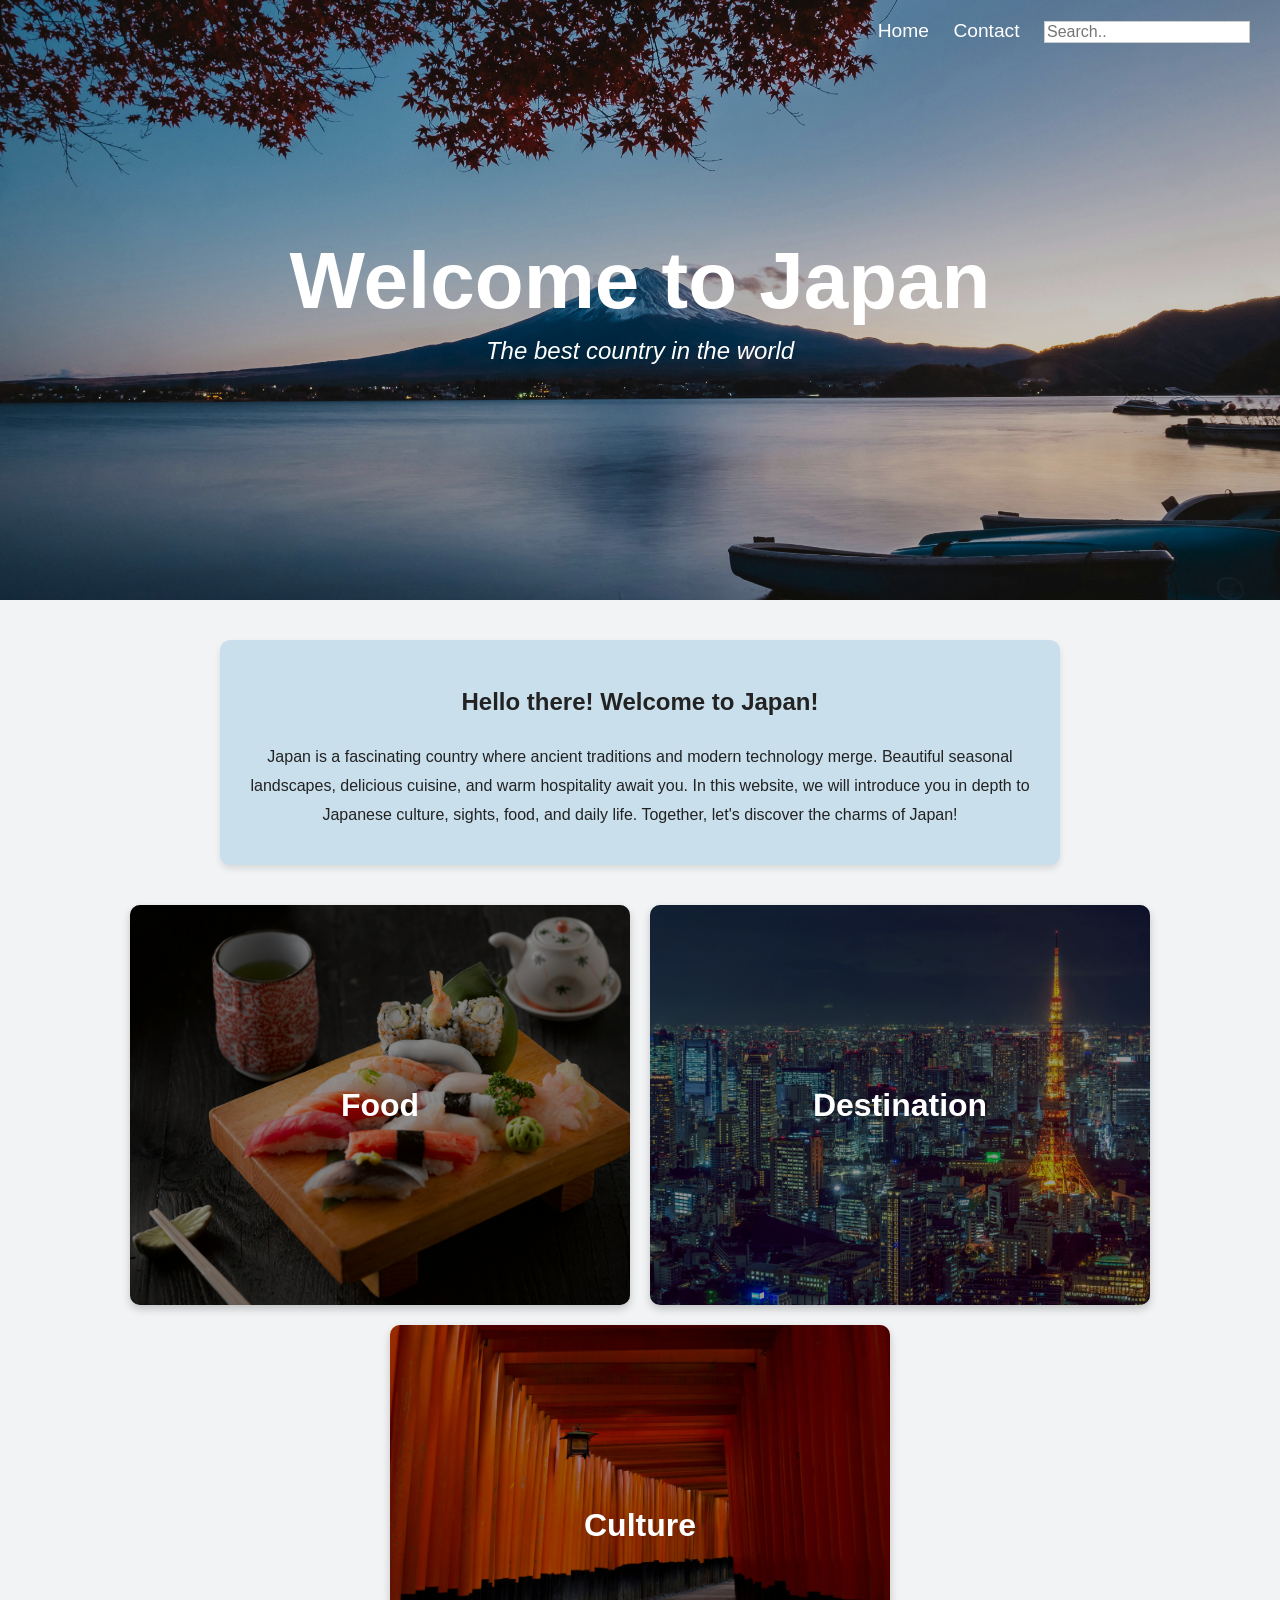
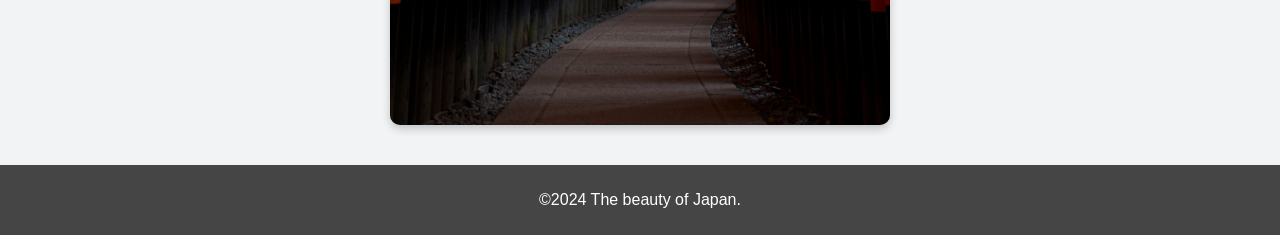
<file: Final Project/index.html>
<!DOCTYPE html>
<html>
<head>
<!-- Unique page title --><!--  -->
<title>The Beauty of Japan</title>
<!-- link to the css page -->
<link rel="stylesheet" href="Japan_style.css">
</head>
<body>
<!-- Make a header with a background image -->
	<header class="header-home">
<!-- Navigation links between pages using nav value -->
		<nav>
			<a href="index.html">Home</a>
			<a href="contact.html">Contact</a>
<!-- The text form for searching -->
			<input type="text" placeholder="Search..">
		</nav>
<!-- Put a nice word to see inside the background image -->
		<div class="header-content">
			<h1>Welcome to Japan</h1>
			<p>The best country in the world</p>
		</div>
    </header>
	
<main>
<!-- Use the article value -->
	<article>
<!-- Write a short introduction to this website -->
	<div class="intro">
		<h1>Hello there! Welcome to Japan!</h1>
		<p>Japan is a fascinating country where ancient traditions and modern technology merge.
		Beautiful seasonal landscapes, delicious cuisine, and warm hospitality await you. In this website,
		we will introduce you in depth to Japanese culture, sights, food, and daily life. Together, 
		let's discover the charms of Japan!</P>
	</div>
	</article>
<!-- Navigation links between pages with an image. To make the text easier to read, the image has been 
	 darkened slightly so that the image zooms in slightly when the cursor is hovered over it.-->
	<section>
		<div class="section-container">
<!-- Food Section -->
		<a href="food.html" class="section-item">
<!-- Add an image of Sushi behind Food text -->
			<img src="image/food.jpg" alt="Food">
			<div class="overlay">Food</div>
		</a>
<!-- Destination Section -->
		<a href="place.html" class="section-item">
<!-- Add an image of Tokyo behind Destination text -->
			<img src="image/place.jpg" alt="Place">
			<div class="overlay">Destination</div>
		</a>
<!-- Culture Section -->
		<a href="culture.html" class="section-item">
<!-- Add an image of Kyoto behind Culture text -->
			<img src="image/culture.jpg" alt="Culture">
			<div class="overlay">Culture</div>
		</a>
		</div>
    </section>
</main>
<!-- Make a footer -->
	<footer>
		<p>&copy;2024 The beauty of Japan.</p>
	</footer>
</body>
</html>
</file>
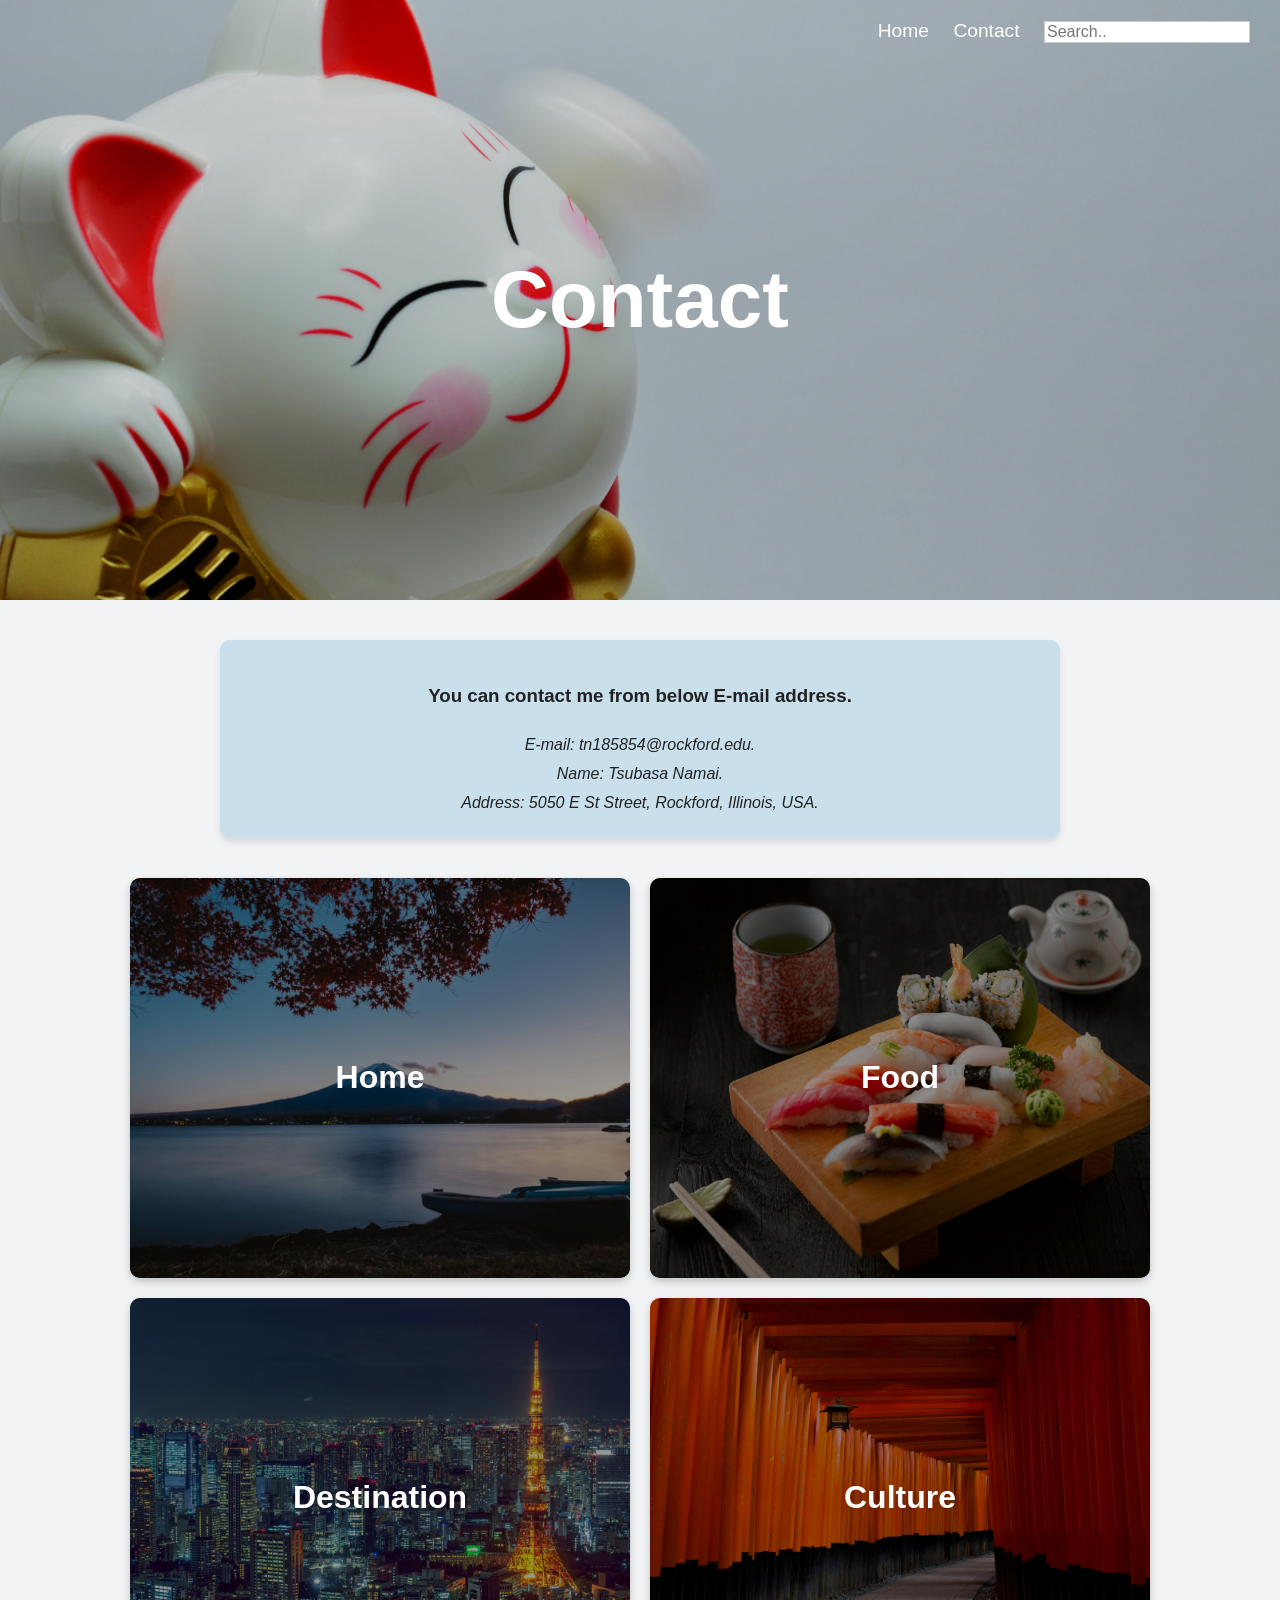
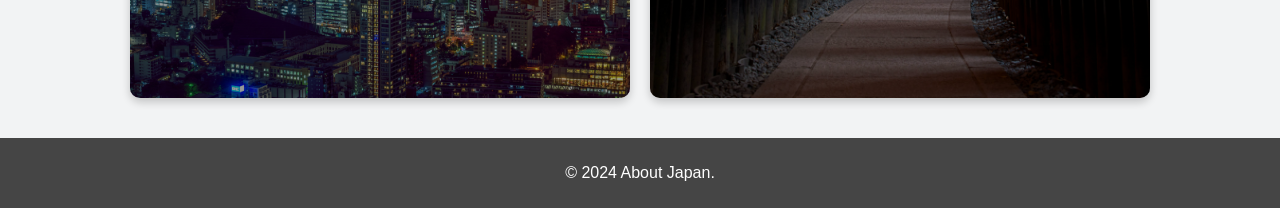
<file: Final Project/contact.html>
<!DOCTYPE html>
<html>
<head>
<!-- Unique page title -->
<title>The Beauty of Japan</title>
<!-- link to the css page -->
<link rel="stylesheet" href="Japan_style.css">
</head>
<body>
<!-- Make a header with a background image -->
	<header class="header-contact">
<!-- Navigation links between pages using nav value -->
		<nav>
			<a href="index.html">Home</a>
			<a href="contact.html">Contact</a>
<!-- The text form for searching -->
			<input type="text" placeholder="Search..">
		</nav>
<!-- Put a title about that page -->
		<div class="header-content">
			<h1>Contact</h1>
		</div>
    </header>
<main>
<!-- Use the article value -->
	<article>
<!-- Use the address value to show E-mail, Name, and Address -->
	<div class="intro">
	<h3>You can contact me from below E-mail address.</h3>
	<address>
	E-mail: <a href="mailto:tn185854@rockford.edu">tn185854@rockford.edu</a>.</br>
	Name: Tsubasa Namai.</br>
	Address: 5050 E St Street, Rockford, Illinois, USA.
	</address>
	</div>
	</article>
<!-- Navigation links between pages with an image. To make the text easier to read, the image has been 
	 darkened slightly so that the image zooms in slightly when the cursor is hovered over it.-->
	<section>
	
		<div class="section-container">
<!-- Home Section -->
		<a href="index.html" class="section-item">
			<img src="image/header.jpg" alt="Culture">
			<div class="overlay">Home</div>
		</a>
<!-- Food Section -->
		<a href="food.html" class="section-item">
			<img src="image/food.jpg" alt="Food">
			<div class="overlay">Food</div>
		</a>
<!-- Destination Section -->
		<a href="place.html" class="section-item">
			<img src="image/place.jpg" alt="Place">
			<div class="overlay">Destination</div>
		</a>
<!-- Culture Section -->
		<a href="culture.html" class="section-item">
			<img src="image/culture.jpg" alt="Culture">
			<div class="overlay">Culture</div>
		</a>
		</div>
    </section>
</main>
<!-- Make a footer -->
	<footer>
		<p>&copy; 2024 About Japan.</p>
	</footer>
</body>
</html>
</file>
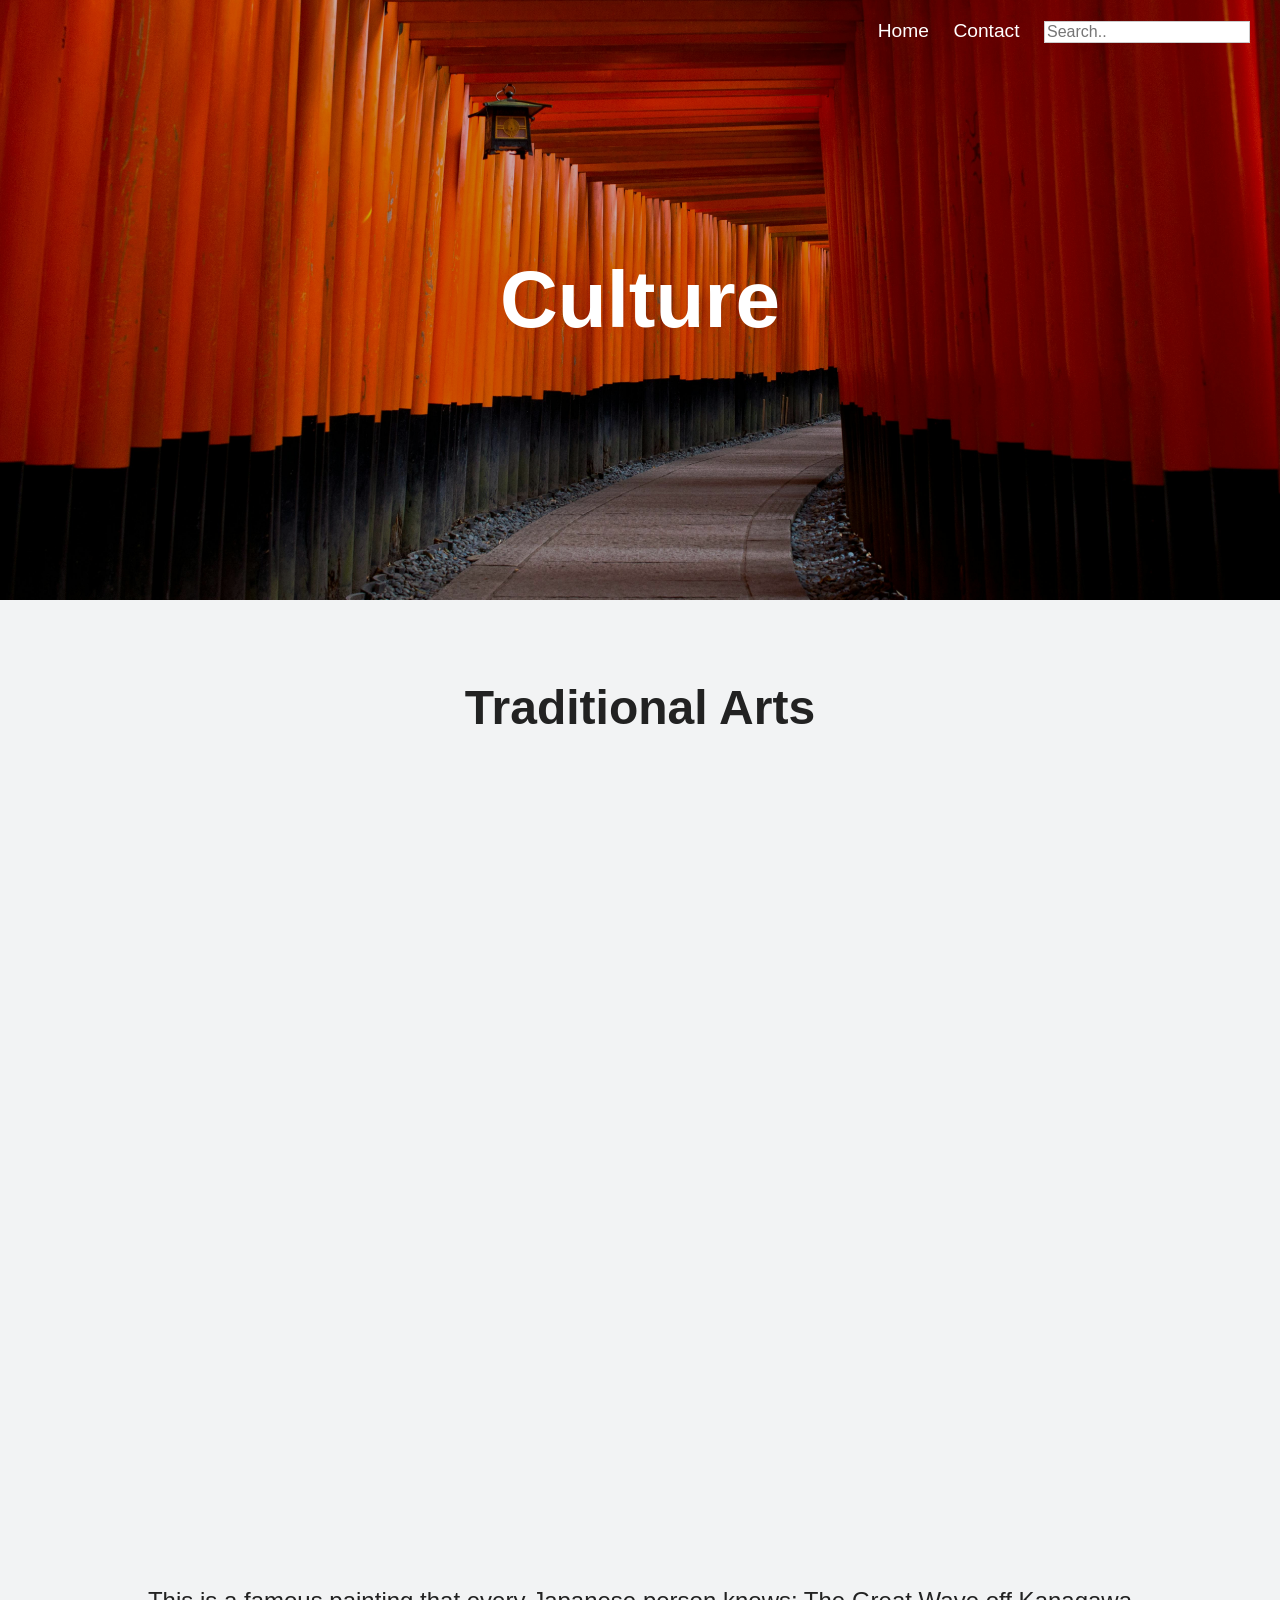
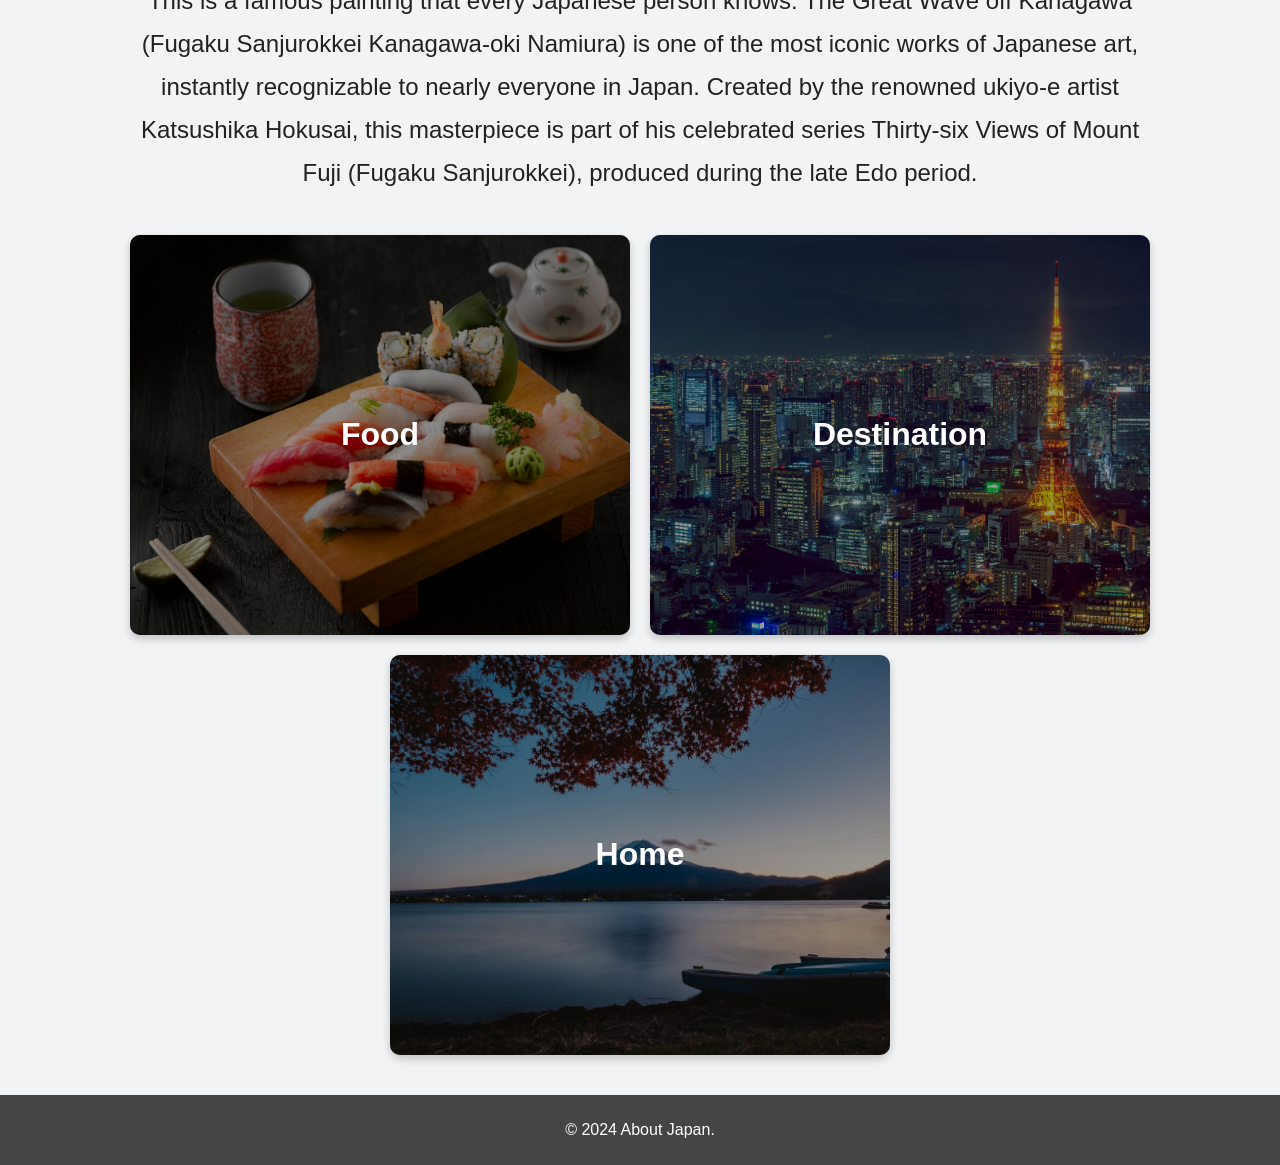
<file: Final Project/culture.html>
<!DOCTYPE html>
<html>
<head>
<!-- Unique page title -->
<title>The Beauty of Japan</title>
<!-- link to the css page -->
<link rel="stylesheet" href="Japan_style.css">
</head>
<body>
<!-- Make a header with a background image -->
	<header class="header-culture">
<!-- Navigation links between pages using nav value -->
		<nav>
			<a href="index.html">Home</a>
			<a href="contact.html">Contact</a>
<!-- The text form for searching -->
			<input type="text" placeholder="Search..">
		</nav>
<!-- Put a title about that page -->
		<div class="header-content">
			<h1>Culture</h1>
		</div>
    </header>
<main>
<!-- Use the article value -->
	<article>
<!-- Use the video to introduce traditional arts -->
	<div class="culture_video">
	<h1>Traditional Arts</h1>
	<iframe width="1280" height="720" src="https://www.youtube.com/embed/IBcB_dYtGUg" 
	title="The Great Wave by Hokusai: Great Art Explained" frameborder="0" 
	allow="accelerometer; autoplay; clipboard-write; encrypted-media; gyroscope; 
	picture-in-picture; web-share" referrerpolicy="strict-origin-when-cross-origin" allowfullscreen></iframe>
	<p>This is a famous painting that every Japanese person knows: The Great Wave off Kanagawa 
	(Fugaku Sanjurokkei Kanagawa-oki Namiura) is one of the most iconic works of Japanese art, 
	instantly recognizable to nearly everyone in Japan. Created by the renowned ukiyo-e artist 
	Katsushika Hokusai, this masterpiece is part of his celebrated series Thirty-six Views of 
	Mount Fuji (Fugaku Sanjurokkei), produced during the late Edo period.
	</p>
	</div>
	</article>
<!-- Navigation links between pages with an image. To make the text easier to read, the image has been 
	 darkened slightly so that the image zooms in slightly when the cursor is hovered over it.-->
	<section>
		<div class="section-container">
<!-- Food Section -->
		<a href="food.html" class="section-item">
			<img src="image/food.jpg" alt="Food">
			<div class="overlay">Food</div>
		</a>
<!-- Destination Section -->
		<a href="place.html" class="section-item">
			<img src="image/place.jpg" alt="Place">
			<div class="overlay">Destination</div>
		</a>
<!-- Home Section -->
		<a href="index.html" class="section-item">
			<img src="image/header.jpg" alt="Culture">
			<div class="overlay">Home</div>
		</a>
		</div>
    </section>
</main>
<!-- Make a footer -->
	<footer>
		<p>&copy; 2024 About Japan.</p>
	</footer>
</body>
</html>
</file>
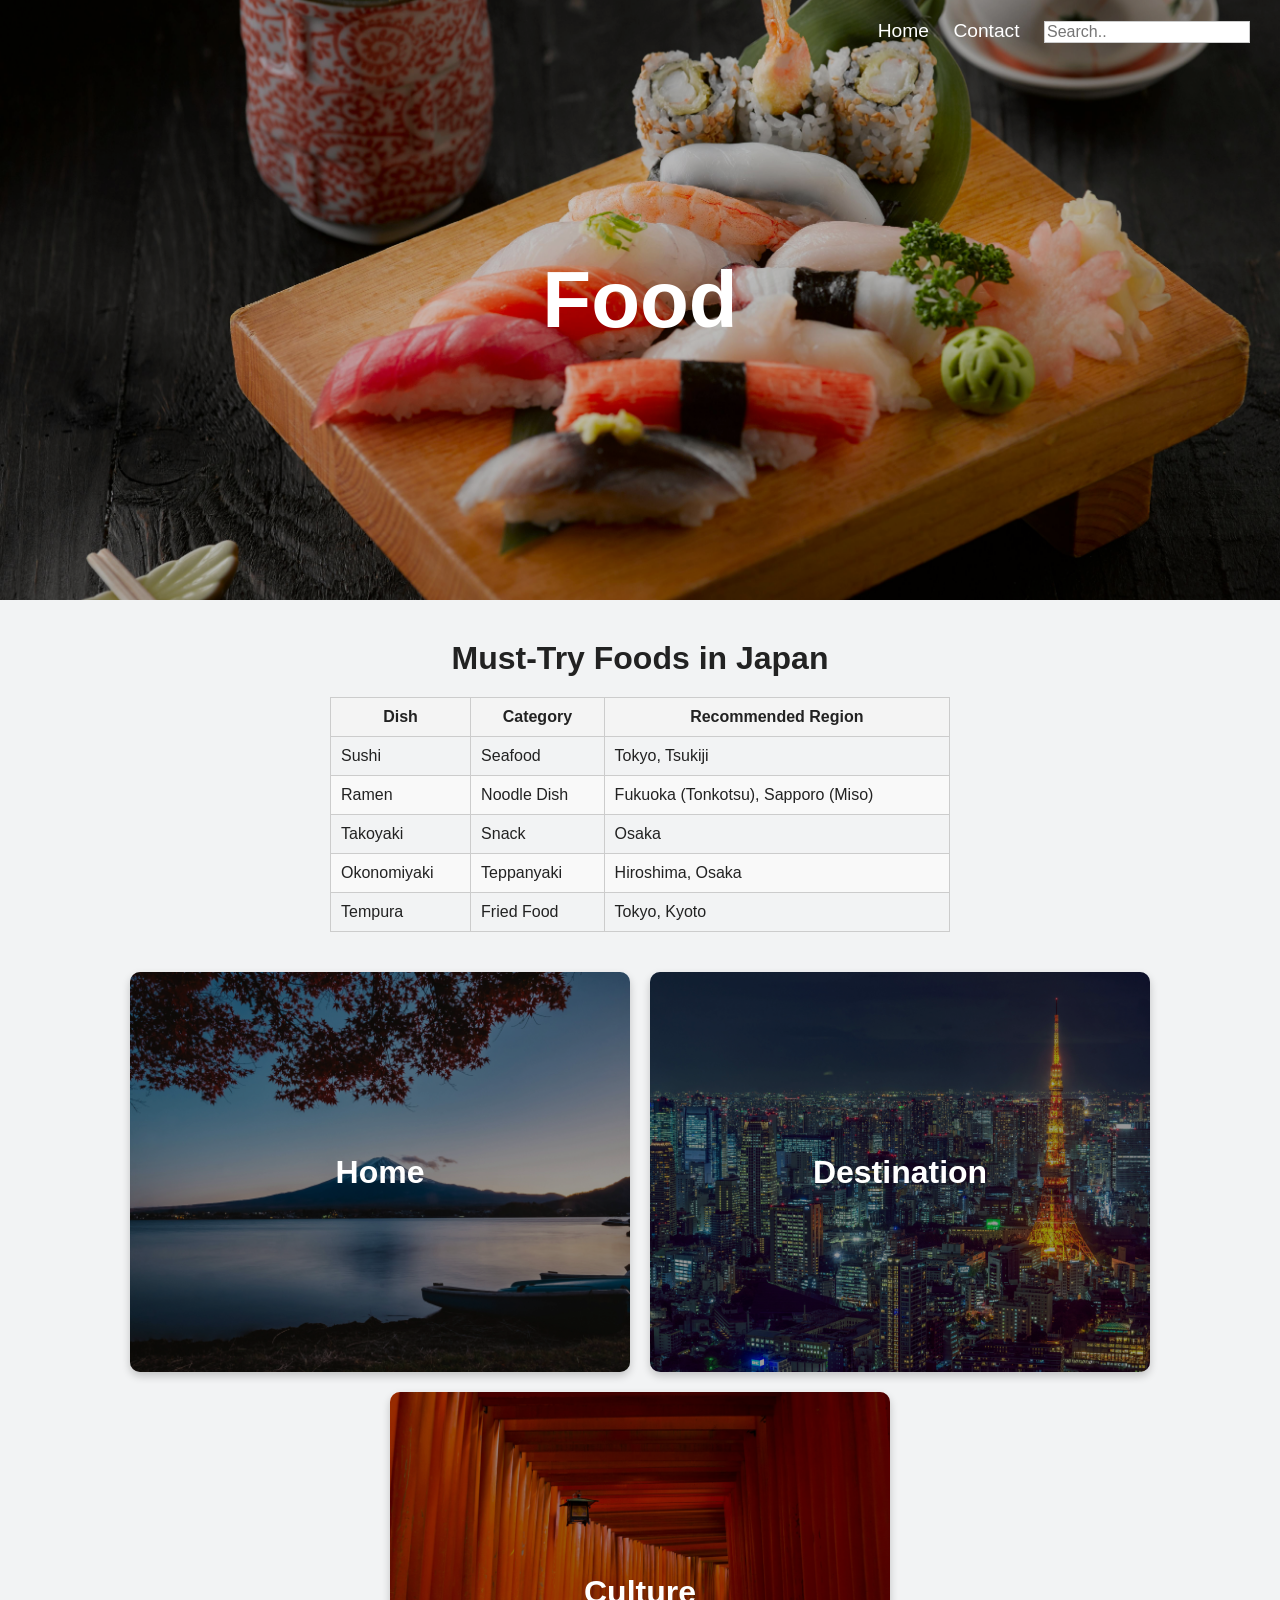
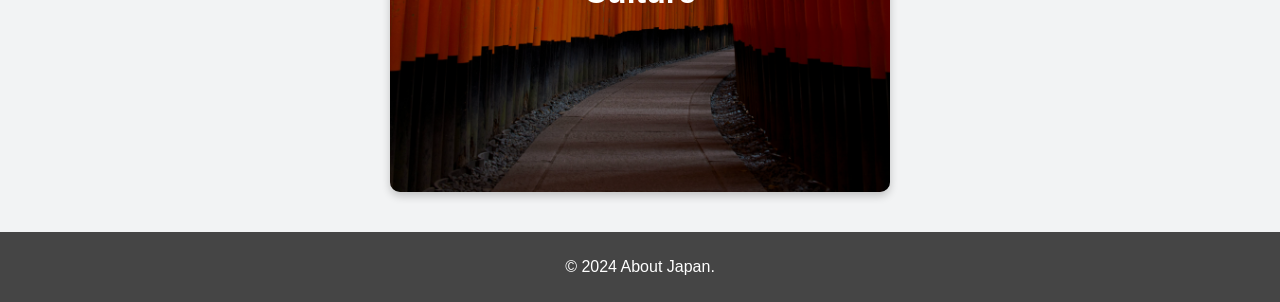
<file: Final Project/food.html>
<!DOCTYPE html>
<html>
<head>
<!-- Unique page title -->
<title>The Beauty of Japan</title>
<!-- link to the css page -->
<link rel="stylesheet" href="Japan_style.css">
</head>
<body>
<!-- Make a header with a background image -->
	<header class="header-food">
<!-- Navigation links between pages using nav value -->
		<nav>
			<a href="index.html">Home</a>
			<a href="contact.html">Contact</a>
<!-- The text form for searching -->
			<input type="text" placeholder="Search..">
		</nav>
<!-- Put a title about that page -->
		<div class="header-content">
			<h1>Food</h1>
		</div>
    </header>
<main>
<!-- Use the article value -->
	<article>
<!-- Use the table value to introduce foods in Japan -->
	<table>
        <caption>Must-Try Foods in Japan</caption>
        <thead>
            <tr>
                <th>Dish</th>
                <th>Category</th>
                <th>Recommended Region</th>
            </tr>
        </thead>
        <tbody>
            <tr>
                <td>Sushi</td>
                <td>Seafood</td>
                <td>Tokyo, Tsukiji</td>
            </tr>
            <tr>
                <td>Ramen</td>
                <td>Noodle Dish</td>
                <td>Fukuoka (Tonkotsu), Sapporo (Miso)</td>
            </tr>
            <tr>
                <td>Takoyaki</td>
                <td>Snack</td>
                <td>Osaka</td>
            </tr>
            <tr>
                <td>Okonomiyaki</td>
                <td>Teppanyaki</td>
                <td>Hiroshima, Osaka</td>
            </tr>
            <tr>
                <td>Tempura</td>
                <td>Fried Food</td>
                <td>Tokyo, Kyoto</td>
            </tr>
        </tbody>
    </table>
	</article>
<!-- Navigation links between pages with an image. To make the text easier to read, the image has been 
	 darkened slightly so that the image zooms in slightly when the cursor is hovered over it.-->
	<section>
		<div class="section-container">
<!-- Home Section -->
		<a href="index.html" class="section-item">
			<img src="image/header.jpg" alt="Home">
			<div class="overlay">Home</div>
		</a>
<!-- Destination Section -->
		<a href="place.html" class="section-item">
			<img src="image/place.jpg" alt="Place">
			<div class="overlay">Destination</div>
		</a>
<!-- Culture Section -->
		<a href="culture.html" class="section-item">
			<img src="image/culture.jpg" alt="Culture">
			<div class="overlay">Culture</div>
		</a>
		</div>
    </section>
</main>
<!-- Make a footer -->
	<footer>
		<p>&copy; 2024 About Japan.</p>
	</footer>
</body>
</html>
</file>
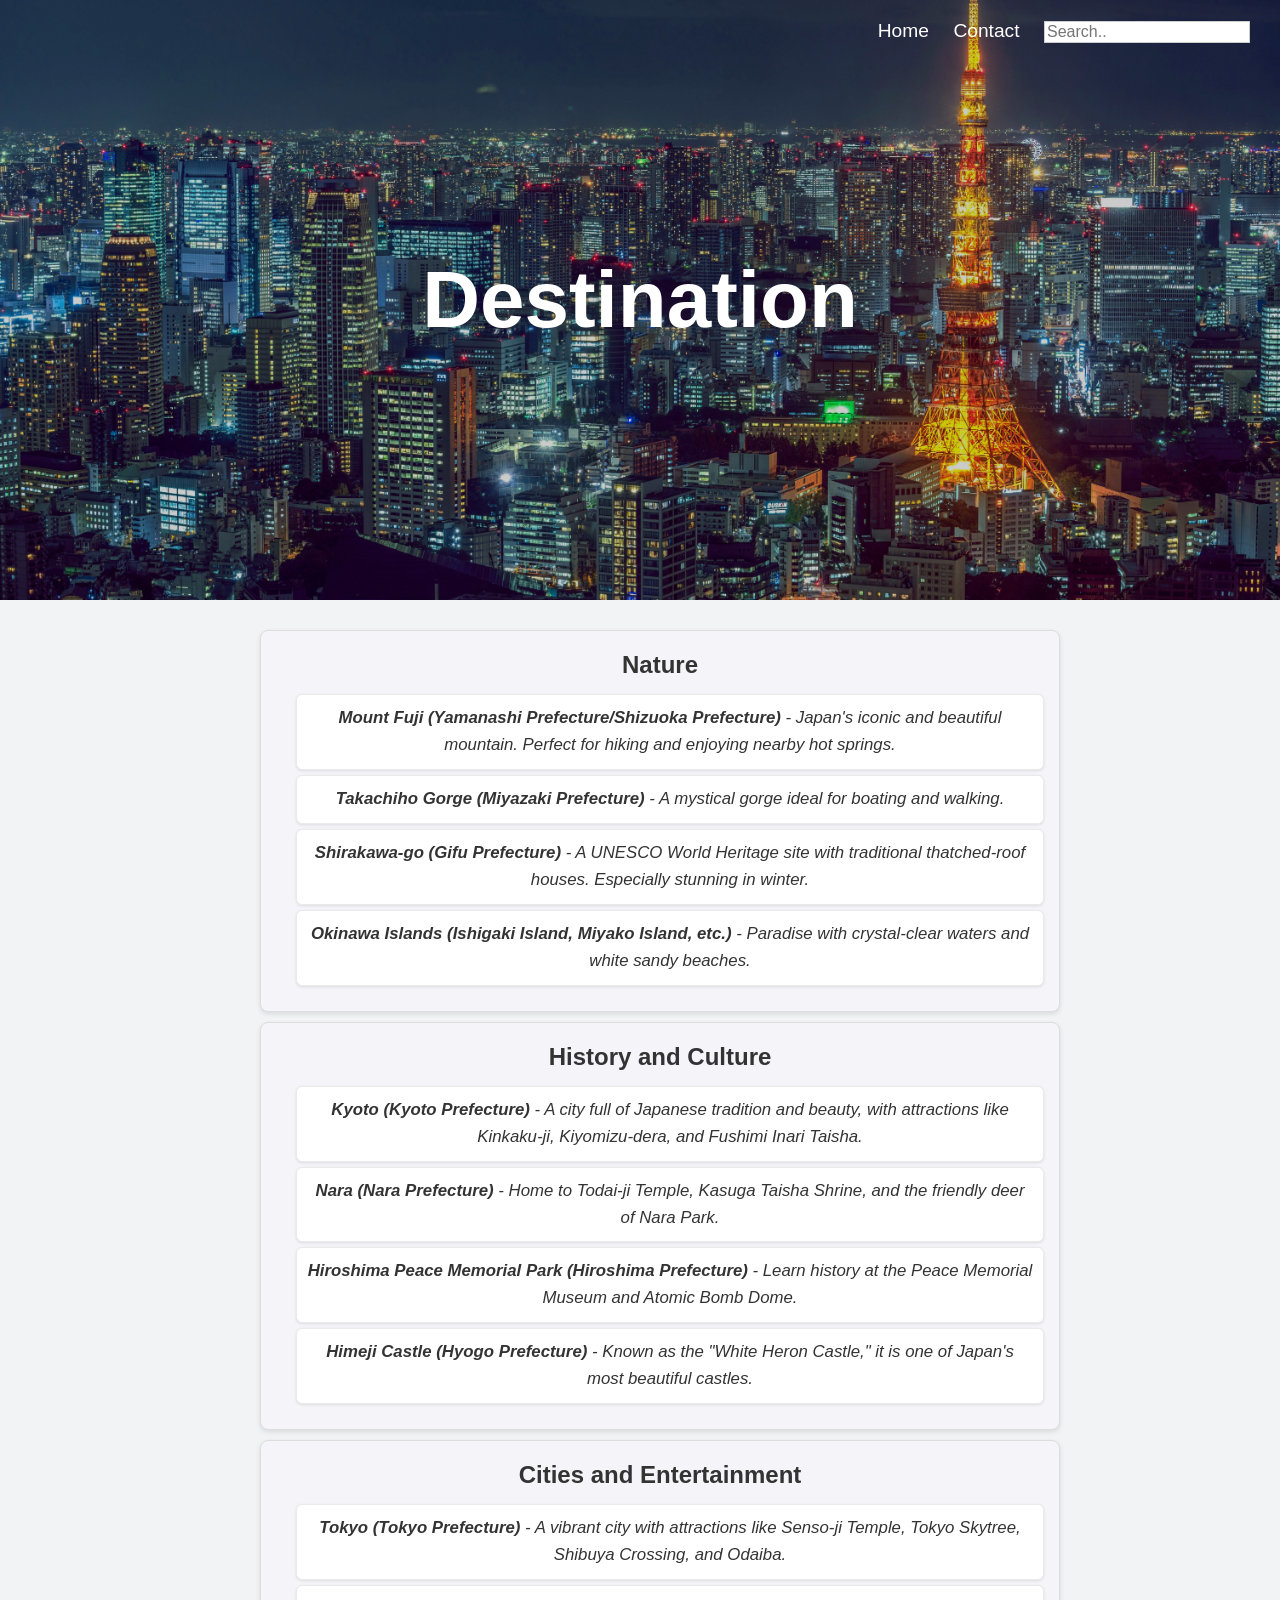
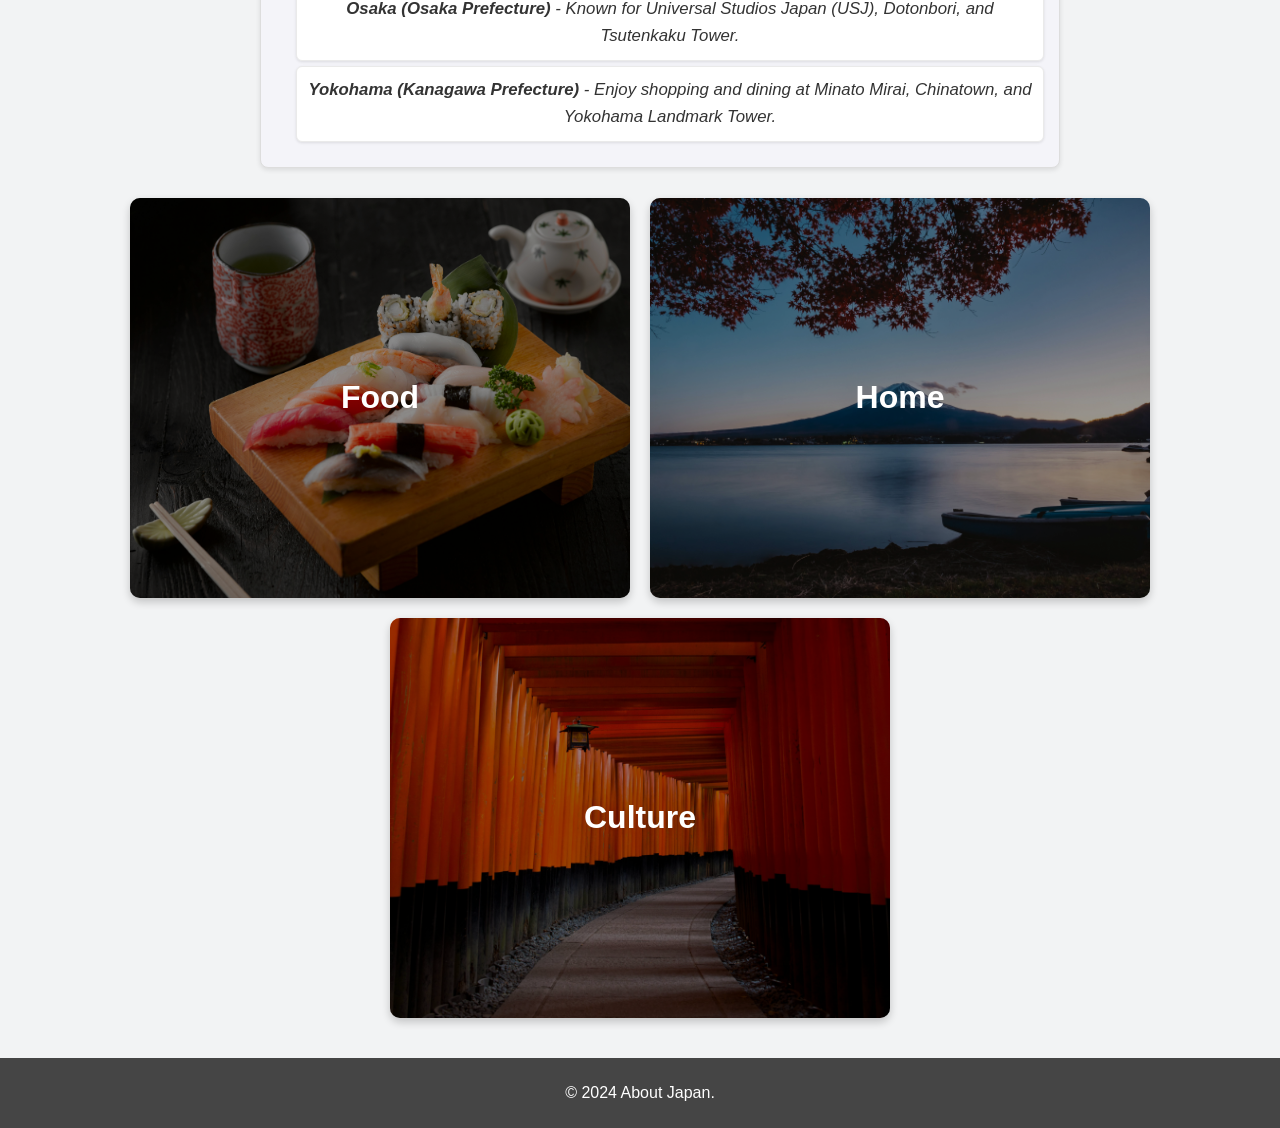
<file: Final Project/place.html>
<!DOCTYPE html>
<html>
<head>
<!-- Unique page title -->
<title>The Beauty of Japan</title>
<!-- link to the css page -->
<link rel="stylesheet" href="Japan_style.css">
</head>
<body>
<!-- Make a header with a background image -->
	<header class="header-place">
<!-- Navigation links between pages using nav value -->
		<nav>
			<a href="index.html">Home</a>
			<a href="contact.html">Contact</a>
<!-- The text form for searching -->
			<input type="text" placeholder="Search..">
		</nav>
<!-- Put a title about that page -->
		<div class="header-content">
			<h1>Destination</h1>
		</div>
    </header>
<main>
<!-- Use the article value -->
	<article>
	<div class="place_style">
<!-- Use the list value to introduce where to go in Japan -->
	<ul>
		<li>Nature
			<ul>
				<li><strong>Mount Fuji (Yamanashi Prefecture/Shizuoka Prefecture)</strong> - Japan's iconic and beautiful mountain. Perfect for hiking and enjoying nearby hot springs.</li>
				<li><strong>Takachiho Gorge (Miyazaki Prefecture)</strong> - A mystical gorge ideal for boating and walking.</li>
				<li><strong>Shirakawa-go (Gifu Prefecture)</strong> - A UNESCO World Heritage site with traditional thatched-roof houses. Especially stunning in winter.</li>
				<li><strong>Okinawa Islands (Ishigaki Island, Miyako Island, etc.)</strong> - Paradise with crystal-clear waters and white sandy beaches.</li>
			</ul>
		</li>
		<li>History and Culture
			<ul>
				<li><strong>Kyoto (Kyoto Prefecture)</strong> - A city full of Japanese tradition and beauty, with attractions like Kinkaku-ji, Kiyomizu-dera, and Fushimi Inari Taisha.</li>
				<li><strong>Nara (Nara Prefecture)</strong> - Home to Todai-ji Temple, Kasuga Taisha Shrine, and the friendly deer of Nara Park.</li>
				<li><strong>Hiroshima Peace Memorial Park (Hiroshima Prefecture)</strong> - Learn history at the Peace Memorial Museum and Atomic Bomb Dome.</li>
				<li><strong>Himeji Castle (Hyogo Prefecture)</strong> - Known as the "White Heron Castle," it is one of Japan's most beautiful castles.</li>
			</ul>
		</li>
		<li>Cities and Entertainment
			<ul>
				<li><strong>Tokyo (Tokyo Prefecture)</strong> - A vibrant city with attractions like Senso-ji Temple, Tokyo Skytree, Shibuya Crossing, and Odaiba.</li>
				<li><strong>Osaka (Osaka Prefecture)</strong> - Known for Universal Studios Japan (USJ), Dotonbori, and Tsutenkaku Tower.</li>
				<li><strong>Yokohama (Kanagawa Prefecture)</strong> - Enjoy shopping and dining at Minato Mirai, Chinatown, and Yokohama Landmark Tower.</li>
			</ul>
		</li>
	</ul>
	</div>
	</article>
<!-- Navigation links between pages with an image. To make the text easier to read, the image has been 
	 darkened slightly so that the image zooms in slightly when the cursor is hovered over it.-->
	<section>
		<div class="section-container">
		<!-- Food Section -->
		<a href="food.html" class="section-item">
			<img src="image/food.jpg" alt="Food">
			<div class="overlay">Food</div>
		</a>
<!-- Home Section -->
		<a href="index.html" class="section-item">
			<img src="image/header.jpg" alt="Culture">
			<div class="overlay">Home</div>
		</a>
<!-- Culture Section -->
		<a href="culture.html" class="section-item">
			<img src="image/culture.jpg" alt="Culture">
			<div class="overlay">Culture</div>
		</a>
		</div>
    </section>
</main>
<!-- Make a footer -->
	<footer>
		<p>&copy; 2024 About Japan.</p>
	</footer>
</body>
</html>
</file>
<file: Final Project/Japan_style.css>
/* Use the cascadian style sheets */
:root {
	--primary-color: #fa6e6e;
	--text-color: #222;
	--background-color: #f2f3f4;
	--font-family: 'Arial', sans-serif;
}

/* CSS for body */
body {
	font-family: var(--font-family);
	color: var(--text-color);
	margin: 0;
	padding: 0;
	background-color: var(--background-color);
}
	
/* CSS for the header of home */
.header-home {
	position: relative;
	background-image: url("image/header.jpg"); /* Add an image as background image */
	background-size: cover;
	background-position: center;
	height: 600px;
	color: white;
	text-align: center;
}

/* CSS for the header of food */
.header-food {
	position: relative;
	background-image: url("image/food.jpg");
	background-size: cover;
	background-position: center;
	height: 600px;
	color: white;
	text-align: center;
}

/* CSS for the header of destination */
.header-place {
	position: relative;
	background-image: url("image/place.jpg");
	background-size: cover;
	background-position: center;
	height: 600px;
	color: white;
	text-align: center;
}

/* CSS for the header of culture */
.header-culture {
	position: relative;
	background-image: url("image/culture.jpg");
	background-size: cover;
	background-position: center;
	height: 600px;
	color: white;
	text-align: center;
}

/* CSS for the header of contact */
.header-contact {
	position: relative;
	background-image: url("image/contact.jpg");
	background-size: cover;
	background-position: center;
	height: 600px;
	color: white;
	text-align: center;
}

/* CSS for the header to darken the image and make it easier to see */
.header-home::before {
    content: "";
    position: absolute;
    top:;
    left: 0;
    width: 100%;
    height: 100%;
    background: rgba(0, 0, 0, 0.2);
}

.header-food::before {
    content: "";
    position: absolute;
    top:;
    left: 0;
    width: 100%;
    height: 100%;
    background: rgba(0, 0, 0, 0.2);
}

.header-place::before {
    content: "";
    position: absolute;
    top:;
    left: 0;
    width: 100%;
    height: 100%;
    background: rgba(0, 0, 0, 0.2);
}

.header-culture::before {
    content: "";
    position: absolute;
    top:;
    left: 0;
    width: 100%;
    height: 100%;
    background: rgba(0, 0, 0, 0.2);
}

.header-contact::before {
    content: "";
    position: absolute;
    top:;
    left: 0;
    width: 100%;
    height: 100%;
    background: rgba(0, 0, 0, 0.2);
}

/* CSS for the header content */
.header-content {
    position: relative;
    z-index: 1;
    top: 50%;
    transform: translateY(-50%);
}

/* CSS for h1 in the header to make it bigger */
.header-content h1 {
    font-size: 5em;
    margin: 0;
}

/* CSS for p in the header to put an additional word */
.header-content p {
    font-size: 1.5em;
    margin: 10px 0 0;
	font-style: italic;

}
/* CSS for nav value */
nav {
    position: absolute;
    top: 20px;
    right: 20px;
}

/* To link to other page */
nav a {
    margin: 0 10px;
    color: white;
    text-decoration: none;
    font-size: 1.2em;
}

/* CSS for the seachch box to type in */
nav input {
	border: 0.5px solid #ccc;
	margin: 0 10px;
    color: black;
    text-decoration: none;
    font-size: 1em;
}

/* Set the padding for main */
main {
    padding: 20px;
}

/* CSS for the introduction */
.intro {
	max-width: 800px;
	margin: 20px auto;
	background: #c9dfec;
	border-radius: 10px;
	box-shadow: 0 4px 6px rgba(0, 0, 0, 0.1);
	line-height: 1.8;
	text-align: center;
	padding: 20px;
	font-size: 1em;
}

/* Set the font-family */
.intro p {
	font-family: Verdana, sans-serif;
}

/* Add the hover for my e-mail */
.intro address a:hover {
	background-color: yellow;
	font-size: 1em;
}

/* Set the video to fit in the page */
.culture_video {
	text-align: center;
	margin: 0 auto;
}

/* Adujust the video size */
.culture_video iframe {
	width: 400;
	height: 300;
	padding: 20px 100px;
}

/* Put the schema for the video */
.culture_video p {
	font-family: Verdana, sans-serif;
	max-width: 1000px;
	margin: auto;
	line-height: 1.8;
	text-align: center;
	padding: 20px;
	font-size:1.5em;
}

/* Title for the video */
.culture_video h1 {
	font-weight: bold;
	font-size: 3em;
	padding: 20px;
}

/* General Styles for the List */
.place_style ul {
	list-style-type: none; /* Remove default bullet points */
	padding: 10px auto;
	margin: 10px auto;
	font-family: Verdana, sans-serif;
	max-width: 800px;
	text-align: center;
}

/* Top-Level List */
.place_style ul li {
	background-color: #f4f4f9;
	border: 1px solid #ddd; 
	border-radius: 8px; 
	margin: 10px 0; 
	padding: 15px; 
	box-shadow: 0 2px 5px rgba(0, 0, 0, 0.1); 
	font-weight: bold;
	font-size: 1.5em;
}

/* Sub-Lists */
.place_style ul li ul {
	margin-top: 10px; 
	padding-left: 20px;
}

.place_style ul li ul li {
	background-color: #ffffff;
	border: 1px solid #eaeaea;
	border-radius: 6px;
	margin: 5px 0;
	padding: 10px;
	box-shadow: 0 1px 3px rgba(0, 0, 0, 0.1);
	font-style: italic;
	font-weight: normal;
	font-size: 0.7em;
}

/* Text Styles */
ul li, ul li ul li {
	color: #333; 
	line-height: 1.6;
}

/* CSS for the table */
table {
	width: 50%;
    border-collapse: collapse;
    margin: 20px auto;

}

/* set the th and td */
th, td {
    border: 1px solid #ccc;
    padding: 10px;
}

/* Set the th */
th {
    background-color: #f4f4f4;
}

/* Add background color */
tr:nth-child(even) {
    background-color: #f9f9f9;
}

/* Set the caption */
caption {
    font-size: 2em;
    margin-bottom: 20px;
	font-weight: bold;
}


/* CSS for the section value */
.section-container {
    display: flex;
    flex-wrap: wrap;
    justify-content: center;
    gap: 20px;
    padding: 20px;
}

/* To make a nacer layout */
.section-item {
    position: relative;
    width: 500px;
    height: 400px;
    overflow: hidden;
    border-radius: 10px;
    text-align: center;
	cursor: pointer;
    box-shadow: 0 4px 8px rgba(0, 0, 0, 0.2);
}

/* For the image to fit */
.section-item img {
    width: 100%;
    height: 100%;
    object-fit: cover;
	transition: transform 0.5s ease;
}

/* To use the hover value to check where the cursor is aligned */
.section-item:hover img {
    transform: scale(1.1);
}

/* CSS for overlay */
.section-item .overlay {
    position: absolute;
    top: 0;
    left: 0;
    width: 100%;
    height: 100%;
    background: rgba(0, 0, 0, 0.4);
    color: white;
    display: flex;
    justify-content: center;
    align-items: center;
    font-size: 2em;
    font-weight: bold;
    transition: background 0.3s ease;
}

/* Set the hover */
.section-item:hover .overlay {
    background: rgba(0, 0, 0, 0.4);
}
	
a {
    text-decoration: none;
    color: inherit;
}

/* CSS for the footer */
footer {
    text-align: center;
    background-color: #454545;
    color: white;
    padding: 10px 0;
}

/* CSS for &copy to use resolution value */
@media (max-resolution: 768px) {
    nav ul {
        flex-direction: column;
        align-items: center;
    }
}
</file>
